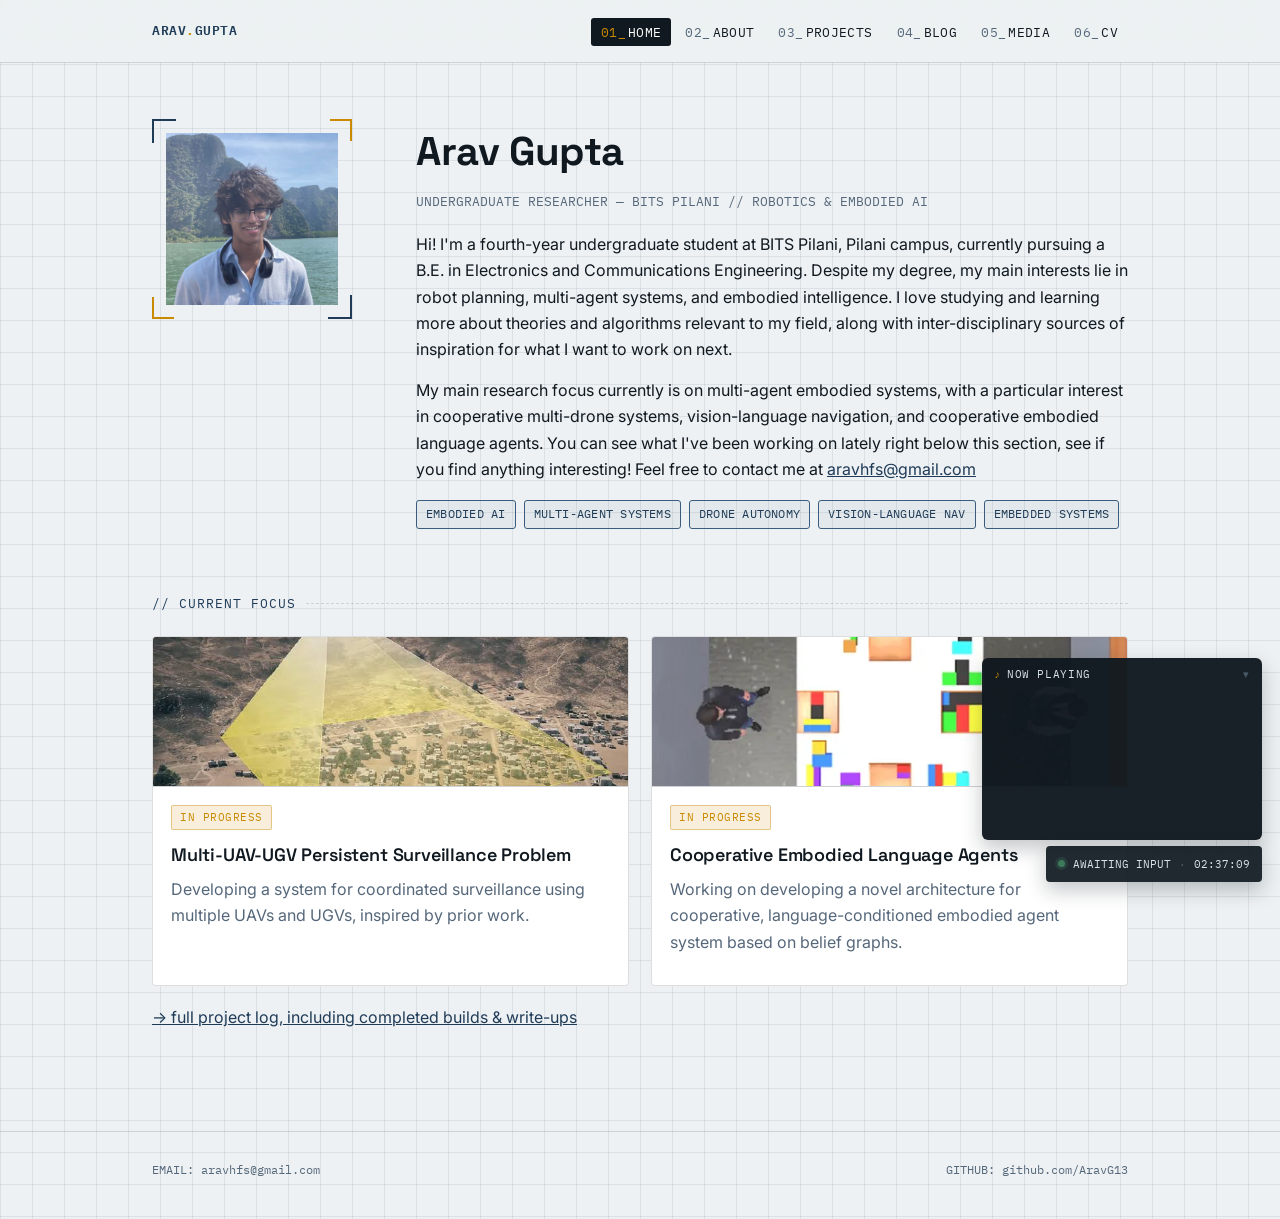
<file: index.html>
<!DOCTYPE html>
<html lang="en">
<head>
<meta charset="UTF-8">
<meta name="viewport" content="width=device-width, initial-scale=1.0">
<title>Arav Gupta — Robotics &amp; Embodied AI</title>
<link rel="stylesheet" href="style.css">
</head>
<body>

<header class="site-header">
<nav class="nav">
<a href="index.html" class="nav-brand">ARAV<span>.</span>GUPTA</a>
<ul class="nav-links">
<li><a href="index.html"><span class="idx">01_</span>HOME</a></li>
<li><a href="about.html"><span class="idx">02_</span>ABOUT</a></li>
<li><a href="projects.html"><span class="idx">03_</span>PROJECTS</a></li>
<li><a href="blog.html"><span class="idx">04_</span>BLOG</a></li>
<li><a href="media.html"><span class="idx">05_</span>MEDIA</a></li>
<li><a href="cv.html"><span class="idx">06_</span>CV</a></li>
</ul>
</nav>
</header>

<main class="wrap">

<section class="intro">
<div class="reticle">
<span class="tick-tl"></span><span class="tick-br"></span>
<img src="assets/me.jpeg" alt="Arav Gupta">
</div>

<div>
<h1>Arav Gupta</h1>
<p class="role-line">UNDERGRADUATE RESEARCHER — BITS PILANI // ROBOTICS &amp; EMBODIED AI</p>

<p>
    Hi! I'm a fourth-year undergraduate student at BITS Pilani, Pilani campus, currently pursuing a B.E. in Electronics and Communications Engineering. 
    Despite my degree, my main interests lie in robot planning, multi-agent systems, and embodied intelligence. I love 
    studying and learning more about theories and algorithms relevant to my field, along with inter-disciplinary sources 
    of inspiration for what I want to work on next.
</p>

<p>
    My main research focus currently is on multi-agent embodied systems, with a particular interest in cooperative multi-drone systems, vision-language navigation, 
    and cooperative embodied language agents. You can see what I've been working on lately right below this section, see if you find anything interesting! Feel free to contact me at 
<a href="mailto:aravhfs@gmail.com">aravhfs@gmail.com</a>
</p>

<div class="tag-row">
<span class="tag">EMBODIED AI</span>
<span class="tag">MULTI-AGENT SYSTEMS</span>
<span class="tag">DRONE AUTONOMY</span>
<span class="tag">VISION-LANGUAGE NAV</span>
<span class="tag">EMBEDDED SYSTEMS</span>
</div>
</div>
</section>

<section>
<div class="eyebrow">// CURRENT FOCUS</div>
<div class="projects-grid">

<div class="project-card">
<div class="project-visual"><img src="assets/ecucps.jpeg" alt="Multi-drone tracking diagram"></div>
<div class="project-body">
<span class="status-badge active">In Progress</span>
<h3>Multi-UAV-UGV Persistent Surveillance Problem</h3>
<p class="muted">Developing a system for coordinated surveillance using multiple UAVs and UGVs, inspired by prior work.</p>
</div>
</div>

<div class="project-card">
<div class="project-visual"><img src="assets/coela.jpg" alt="Cooperative Embodied Language Agents"></div>
<div class="project-body">
<span class="status-badge active">In Progress</span>
<h3>Cooperative Embodied Language Agents</h3>
<p class="muted">Working on developing a novel architecture for cooperative, language-conditioned embodied agent system based on belief graphs.</p>
</div>
</div>

</div>
<p style="margin-top:18px;"><a href="projects.html">→ full project log, including completed builds &amp; write-ups</a></p>
</section>

</main>

<footer>
<div class="wrap">
<p>EMAIL: aravhfs@gmail.com</p>
<p>GITHUB: github.com/AravG13</p>
</div>
</footer>

<script src="script.js"></script>
</body>
</html>
</file>
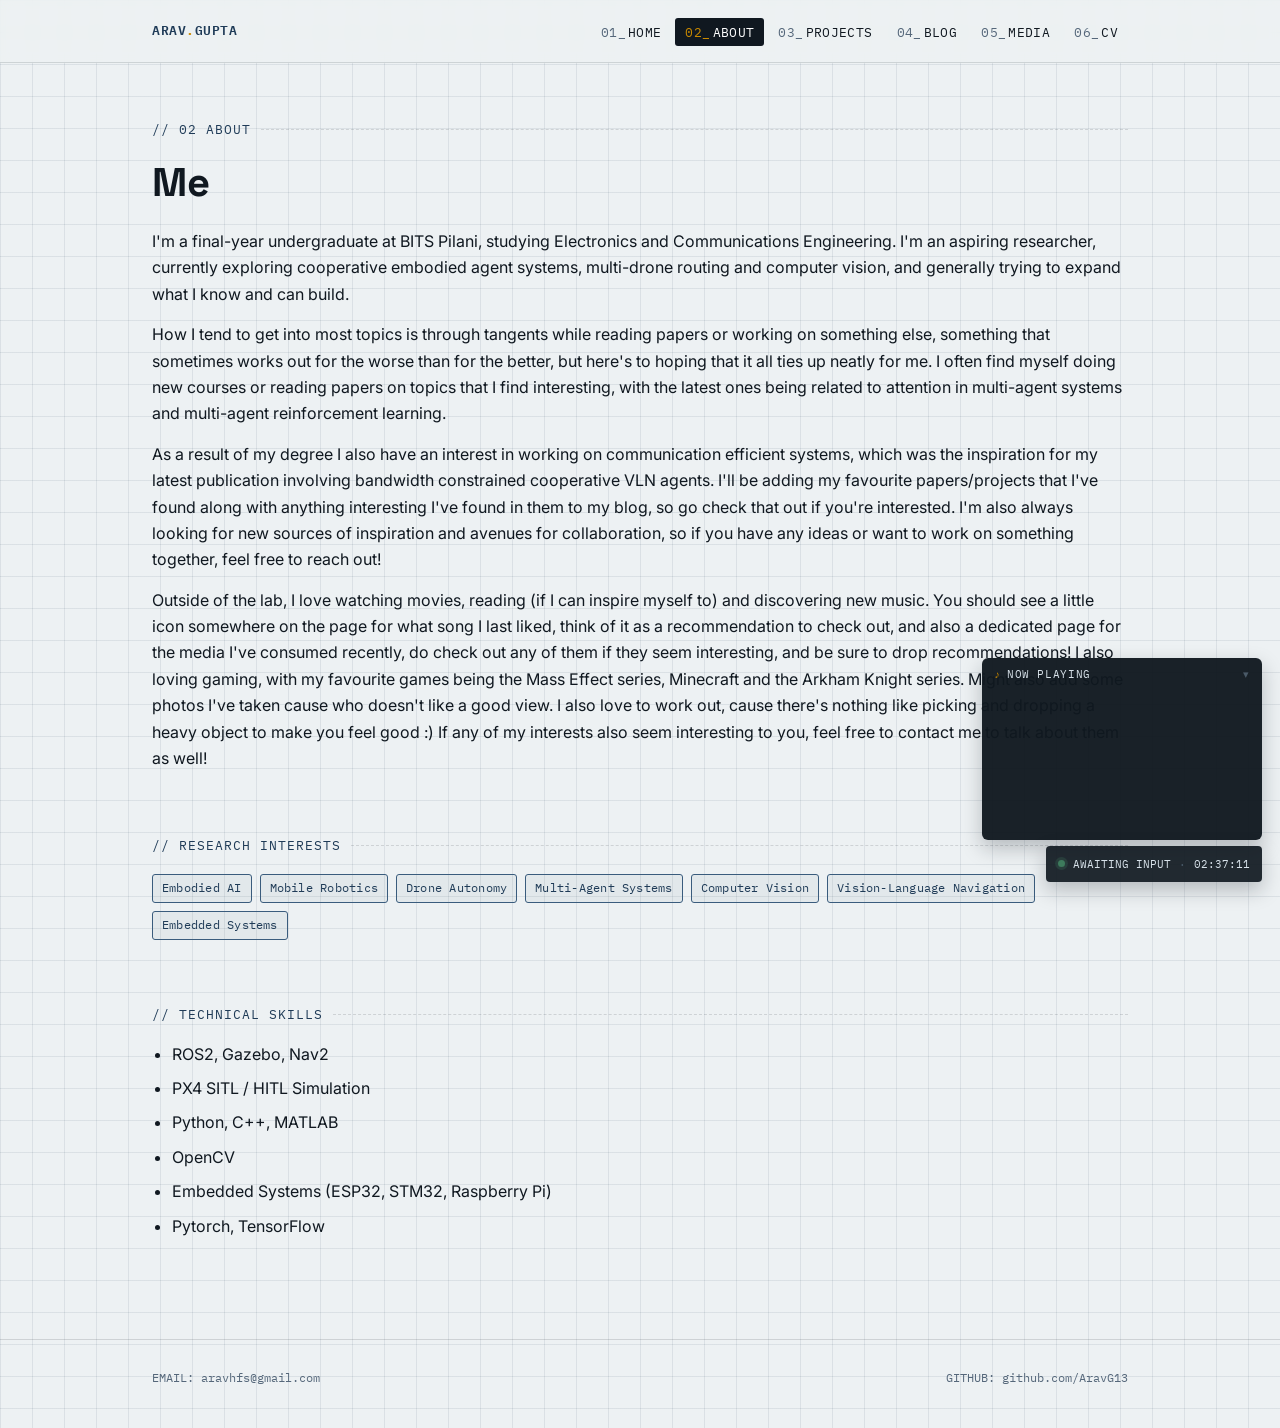
<file: about.html>
<!DOCTYPE html>
<html lang="en">
<head>
<meta charset="UTF-8">
<meta name="viewport" content="width=device-width, initial-scale=1.0">
<title>About — Arav Gupta</title>
<link rel="stylesheet" href="style.css">
</head>
<body>

<header class="site-header">
<nav class="nav">
<a href="index.html" class="nav-brand">ARAV<span>.</span>GUPTA</a>
<ul class="nav-links">
<li><a href="index.html"><span class="idx">01_</span>HOME</a></li>
<li><a href="about.html"><span class="idx">02_</span>ABOUT</a></li>
<li><a href="projects.html"><span class="idx">03_</span>PROJECTS</a></li>
<li><a href="blog.html"><span class="idx">04_</span>BLOG</a></li>
<li><a href="media.html"><span class="idx">05_</span>MEDIA</a></li>
<li><a href="cv.html"><span class="idx">06_</span>CV</a></li>
</ul>
</nav>
</header>

<main class="wrap">

<section style="margin-top:56px;">
<div class="eyebrow">// 02 ABOUT</div>
<h1>Me</h1>

<p>
I'm a final-year undergraduate at BITS Pilani, studying Electronics and
Communications Engineering. I'm an aspiring researcher, currently
exploring cooperative embodied agent systems, multi-drone routing and computer vision, and
generally trying to expand what I know and can build. 
</p>
<p>
    How I tend to get into most topics is through tangents while reading papers or working on something else, something
    that sometimes works out for the worse than for the better, but here's to hoping that it all ties up neatly for me. 
    I often find myself doing new courses or reading papers on topics that I find interesting, with the latest ones being related to attention 
    in multi-agent systems and multi-agent reinforcement learning. 
</p>
<p>
    As a result of my degree I also have an interest in working on communication efficient systems, which was the inspiration for my latest publication
    involving bandwidth constrained cooperative VLN agents. I'll be adding my favourite papers/projects that I've found along with anything interesting I've found in them
    to my blog, so go check that out if you're interested. I'm also always looking for new sources of inspiration and avenues
    for collaboration, so if you have any ideas or want to work on something together, feel free to reach out! 
</p>
<p>
Outside of the lab, I love watching movies, reading (if I can inspire myself to) and discovering new music. You should see a little icon somewhere on the page
for what song I last liked, think of it as a recommendation to check out, and also a dedicated page for the media I've consumed recently, do check out any of them if they seem
interesting, and be sure to drop recommendations! I also loving gaming, with my favourite games being the Mass Effect series, Minecraft and the Arkham Knight series. Might also add some photos I've taken cause who doesn't like a good view. I also love to work out, cause there's nothing like picking and dropping a heavy object to 
make you feel good :) If any of my interests also seem interesting to you, feel free to contact me to talk about them as well!
</p>
</section>

<section>
<div class="eyebrow">// RESEARCH INTERESTS</div>
<div class="tag-row">
<span class="tag">Embodied AI</span>
<span class="tag">Mobile Robotics</span>
<span class="tag">Drone Autonomy</span>
<span class="tag">Multi-Agent Systems</span>
<span class="tag">Computer Vision</span>
<span class="tag">Vision-Language Navigation</span>
<span class="tag">Embedded Systems</span>
</div>
</section>

<section>
<div class="eyebrow">// TECHNICAL SKILLS</div>
<div class="cv-block">
<ul>
<li>ROS2, Gazebo, Nav2</li>
<li>PX4 SITL / HITL Simulation</li>
<li>Python, C++, MATLAB</li>
<li>OpenCV</li>
<li>Embedded Systems (ESP32, STM32, Raspberry Pi)</li>
<li>Pytorch, TensorFlow</li>
</ul>
</div>
</section>

</main>

<footer>
<div class="wrap">
<p>EMAIL: aravhfs@gmail.com</p>
<p>GITHUB: github.com/AravG13</p>
</div>
</footer>

<script src="script.js"></script>
</body>
</html>
</file>
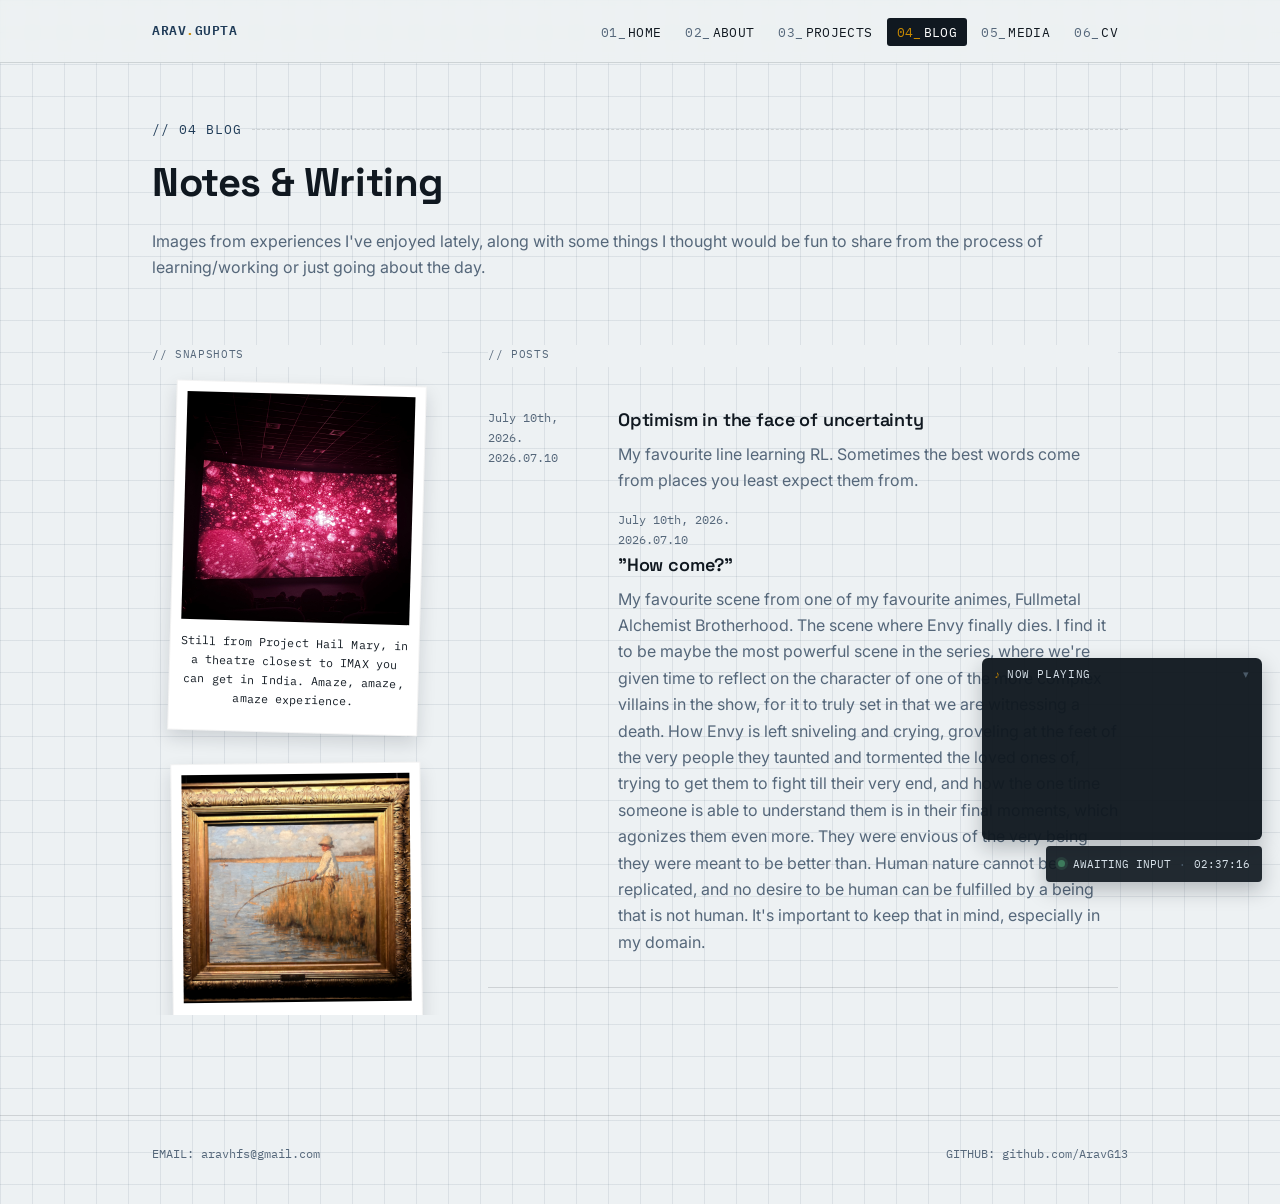
<file: blog.html>
<!DOCTYPE html>
<html lang="en">
<head>
<meta charset="UTF-8">
<meta name="viewport" content="width=device-width, initial-scale=1.0">
<title>Blog — Arav Gupta</title>
<link rel="stylesheet" href="style.css">
</head>
<body>

<header class="site-header">
<nav class="nav">
<a href="index.html" class="nav-brand">ARAV<span>.</span>GUPTA</a>
<ul class="nav-links">
<li><a href="index.html"><span class="idx">01_</span>HOME</a></li>
<li><a href="about.html"><span class="idx">02_</span>ABOUT</a></li>
<li><a href="projects.html"><span class="idx">03_</span>PROJECTS</a></li>
<li><a href="blog.html"><span class="idx">04_</span>BLOG</a></li>
<li><a href="media.html"><span class="idx">05_</span>MEDIA</a></li>
<li><a href="cv.html"><span class="idx">06_</span>CV</a></li>
</ul>
</nav>
</header>

<main class="wrap">

<section style="margin-top:56px;">
<div class="eyebrow">// 04 BLOG</div>
<h1>Notes &amp; Writing</h1>
<p class="muted">Images from experiences I've enjoyed lately, along with some things I thought would be fun to share from the process of learning/working or just going about the day.</p>
</section>



<div class="blog-split">

<div class="blog-col polaroid-col">
<div class="col-heading">// snapshots</div>

<div class="polaroid">
<img src="assets/hail_mary.jpg" alt="">
<div class="polaroid-caption">Still from Project Hail Mary, in a theatre closest to IMAX you can get in India. Amaze, amaze, amaze experience.</div>
</div>


<div class="polaroid">
<img src="assets/fishing.jpg" alt="">
<div class="polaroid-caption">Boy Fishing. Seen at the Chhatrapati Shivaji Maharaj Vastu Sangrahalaya, Mumbai.</div>
</div>

</div>

<div class="blog-col posts-col">
<div class="col-heading">// posts</div>

<section class="post-list">

<div class="post-row">
<div class="post-date">July 10th, 2026.<br>2026.07.10</div>
<div>
<h3><a href="blog/post-template.html">Optimism in the face of uncertainty</a></h3>
<p class="muted">My favourite line learning RL. Sometimes the best words come from places you least expect them from.</p>

<div class="post-date">July 10th, 2026.<br>2026.07.10</div>
<div>
<h3><a href="blog/post-template.html">"How come?"</a></h3>
<p class="muted">My favourite scene from one of my favourite animes, Fullmetal Alchemist Brotherhood. The scene where Envy finally dies. I find it to be maybe the most
    powerful scene in the series, where we're given time to reflect on the character of one of the more complex villains in the show, for it to truly set in that we are witnessing
    a death. How Envy is left sniveling and crying, groveling at the feet of the very people they taunted and tormented the loved ones of, trying to get them to fight till their very end,
    and how the one time someone is able to understand them is in their final moments, which agonizes them even more. They were envious of the very being they were meant to be better than. 
    Human nature cannot be replicated, and no desire to be human can be fulfilled by a being that is not human. It's important to keep that in mind, especially in my domain.
</p>


</div>
</div>


</div>
</div>
</div>





</section>
</div>

</div>

</main>

<footer>
<div class="wrap">
<p>EMAIL: aravhfs@gmail.com</p>
<p>GITHUB: github.com/AravG13</p>
</div>
</footer>

<script src="script.js"></script>
</body>
</html>
</file>
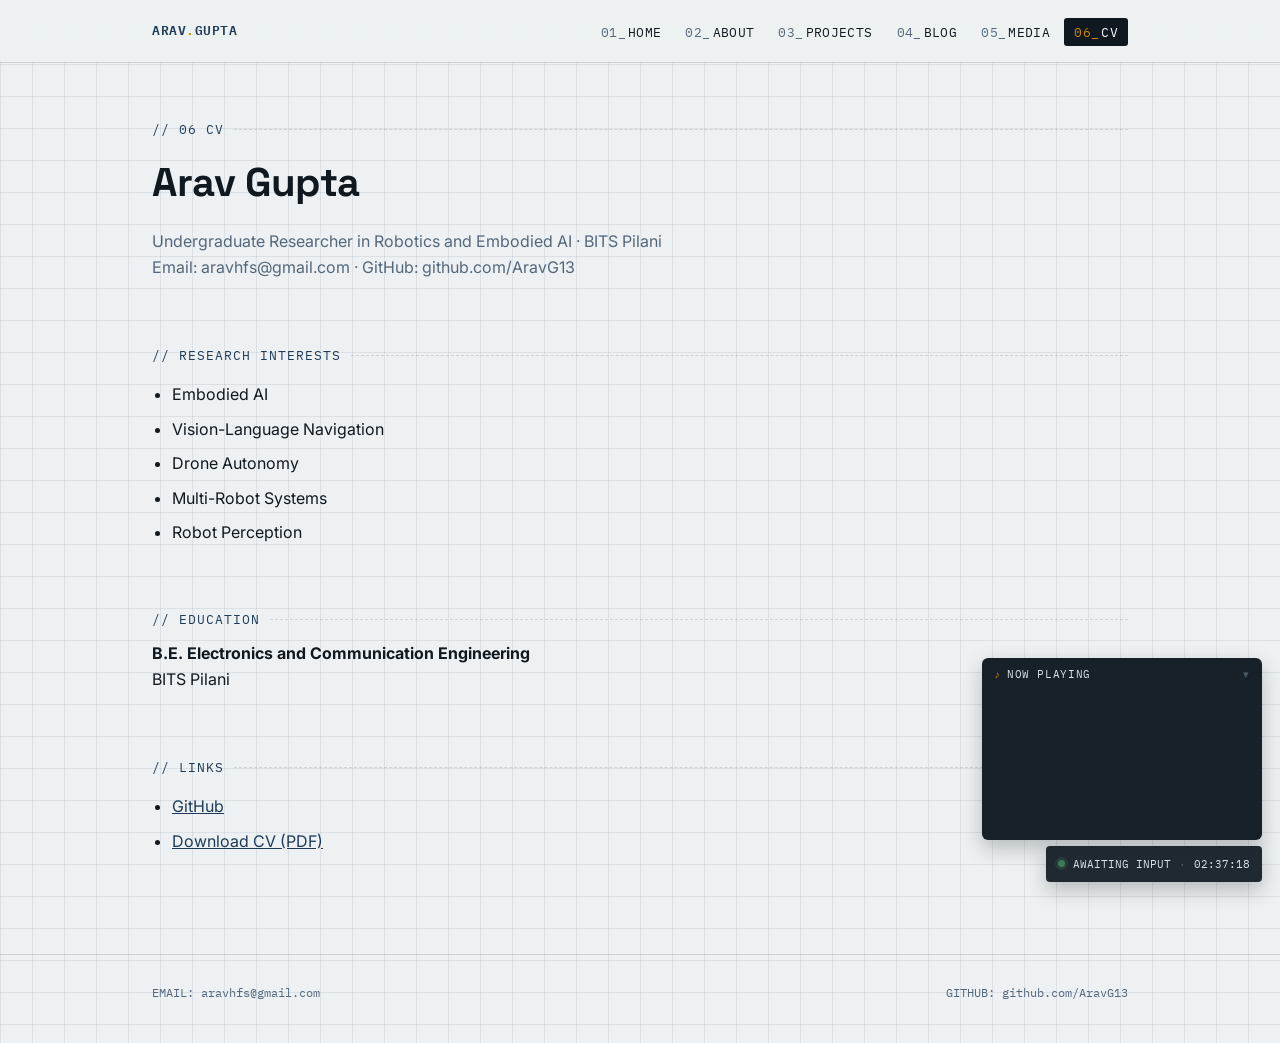
<file: cv.html>
<!DOCTYPE html>
<html lang="en">
<head>
<meta charset="UTF-8">
<meta name="viewport" content="width=device-width, initial-scale=1.0">
<title>CV — Arav Gupta</title>
<link rel="stylesheet" href="style.css">
</head>
<body>

<header class="site-header">
<nav class="nav">
<a href="index.html" class="nav-brand">ARAV<span>.</span>GUPTA</a>
<ul class="nav-links">
<li><a href="index.html"><span class="idx">01_</span>HOME</a></li>
<li><a href="about.html"><span class="idx">02_</span>ABOUT</a></li>
<li><a href="projects.html"><span class="idx">03_</span>PROJECTS</a></li>
<li><a href="blog.html"><span class="idx">04_</span>BLOG</a></li>
<li><a href="media.html"><span class="idx">05_</span>MEDIA</a></li>
<li><a href="cv.html"><span class="idx">06_</span>CV</a></li>
</ul>
</nav>
</header>

<main class="wrap">

<section style="margin-top:56px;">
<div class="eyebrow">// 06 CV</div>
<h1>Arav Gupta</h1>
<p class="muted">
Undergraduate Researcher in Robotics and Embodied AI · BITS Pilani<br>
Email: aravhfs@gmail.com · GitHub: github.com/AravG13
</p>
</section>

<section class="cv-block">
<div class="eyebrow">// RESEARCH INTERESTS</div>
<ul>
<li>Embodied AI</li>
<li>Vision-Language Navigation</li>
<li>Drone Autonomy</li>
<li>Multi-Robot Systems</li>
<li>Robot Perception</li>
</ul>
</section>

<section class="cv-block">
<div class="eyebrow">// EDUCATION</div>
<p><b>B.E. Electronics and Communication Engineering</b><br>BITS Pilani</p>
</section>




<section class="cv-block">
<div class="eyebrow">// LINKS</div>
<ul>
<li><a href="https://github.com/AravG13">GitHub</a></li>
<li><a href="assets/cv.pdf" target="_blank" rel="noopener">Download CV (PDF)</a></li>
</ul>
</section>

</main>

<footer>
<div class="wrap">
<p>EMAIL: aravhfs@gmail.com</p>
<p>GITHUB: github.com/AravG13</p>
</div>
</footer>

<script src="script.js"></script>
</body>
</html>
</file>
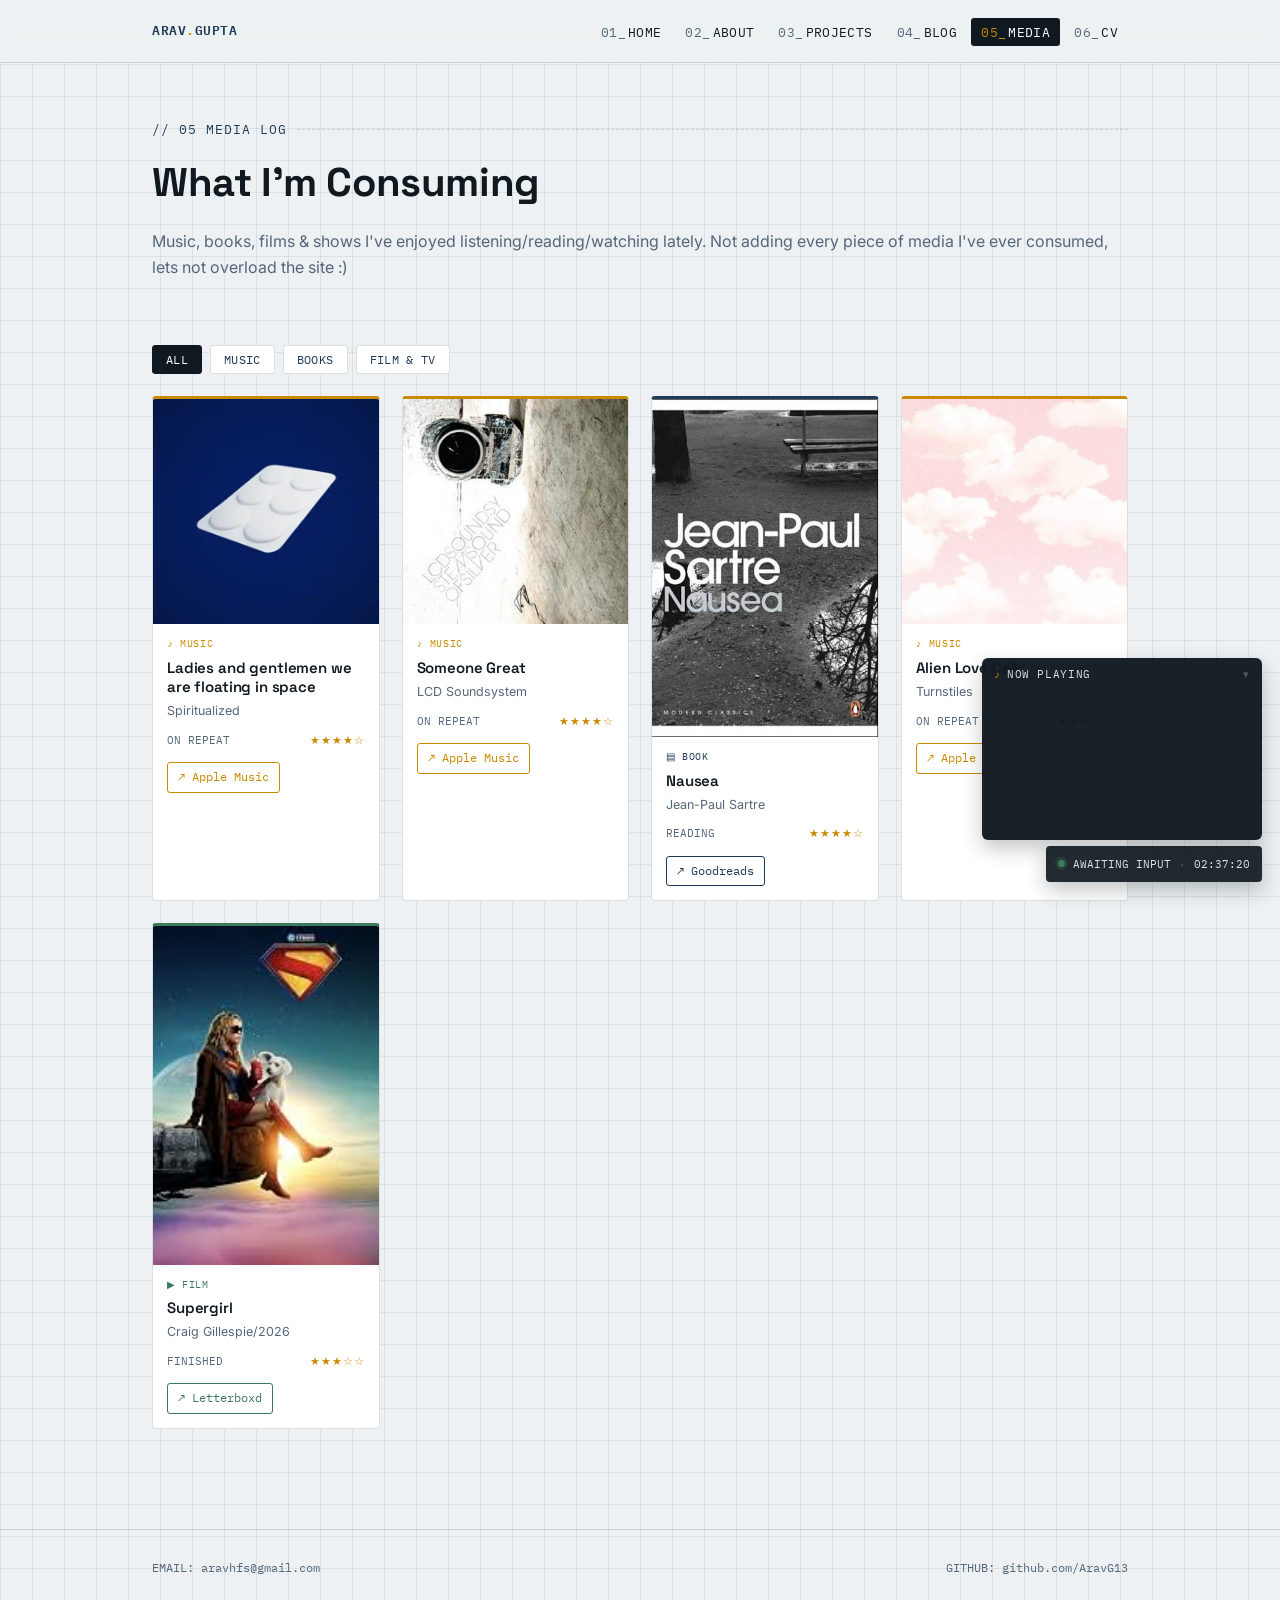
<file: media.html>
<!DOCTYPE html>
<html lang="en">
<head>
<meta charset="UTF-8">
<meta name="viewport" content="width=device-width, initial-scale=1.0">
<title>Media — Arav Gupta</title>
<link rel="stylesheet" href="style.css">
</head>
<body>

<header class="site-header">
<nav class="nav">
<a href="index.html" class="nav-brand">ARAV<span>.</span>GUPTA</a>
<ul class="nav-links">
<li><a href="index.html"><span class="idx">01_</span>HOME</a></li>
<li><a href="about.html"><span class="idx">02_</span>ABOUT</a></li>
<li><a href="projects.html"><span class="idx">03_</span>PROJECTS</a></li>
<li><a href="blog.html"><span class="idx">04_</span>BLOG</a></li>
<li><a href="media.html"><span class="idx">05_</span>MEDIA</a></li>
<li><a href="cv.html"><span class="idx">06_</span>CV</a></li>
</ul>
</nav>
</header>

<main class="wrap">

<section style="margin-top:56px;">
<div class="eyebrow">// 05 MEDIA LOG</div>
<h1>What I'm Consuming</h1>
<p class="muted">Music, books, films &amp; shows I've enjoyed listening/reading/watching lately. Not adding every piece of media I've ever consumed, lets not overload the site :) </p>
</section>



<div class="media-toolbar">
<button class="media-filter active" data-filter="all">All</button>
<button class="media-filter" data-filter="music">Music</button>
<button class="media-filter" data-filter="book">Books</button>
<button class="media-filter" data-filter="film">Film &amp; TV</button>
</div>

<div class="media-grid">

<!-- MUSIC CARD -->

<div class="media-card" data-type="music">
<div class="media-cover"><img src="assets/outer_space.jpg" alt="[Album/track cover]"></div>
<div class="media-body">
<span class="media-type-badge">♪ Music</span>
<h3 class="media-title">Ladies and gentlemen we are floating in space</h3>
<p class="media-sub">Spiritualized</p>
<div class="media-meta-row">
<span>ON REPEAT</span>
<span class="media-rating">★★★★☆</span>
</div>
<a class="media-link" href="https://music.apple.com/in/song/ladies-and-gentlemen-we-are-floating-in-space/1502476617" target="#" rel="noopener">↗ Apple Music</a>
</div>
</div>
<div class="media-card" data-type="music">
<div class="media-cover"><img src="assets/someone_great.jpeg" alt="[Album/track cover]"></div>
<div class="media-body">
<span class="media-type-badge">♪ Music</span>
<h3 class="media-title">Someone Great</h3>
<p class="media-sub">LCD Soundsystem</p>
<div class="media-meta-row">
<span>ON REPEAT</span>
<span class="media-rating">★★★★☆</span>
</div>
<a class="media-link" href="https://music.apple.com/in/song/someone-great/742434939" target="#" rel="noopener">↗ Apple Music</a>
</div>
</div>

<!-- BOOK CARD -->
<div class="media-card" data-type="book">
<div class="media-cover"><img src="assets/nausea.jpeg" alt="[Book cover]"></div>
<div class="media-body">
<span class="media-type-badge">▤ Book</span>
<h3 class="media-title">Nausea</h3>
<p class="media-sub">Jean-Paul Sartre</p>
<div class="media-meta-row">
<span>READING</span>
<span class="media-rating">★★★★☆</span>
</div>
<a class="media-link" href="https://www.goodreads.com/book/show/22624.Nausea" target="#" rel="noopener">↗ Goodreads</a>
</div>
</div>

<!-- MUSIC CARD -->
<div class="media-card" data-type="music">
<div class="media-cover"><img src="assets/alienlovecall.jpeg" alt="[Album/track cover]"></div>
<div class="media-body">
<span class="media-type-badge">♪ Music</span>
<h3 class="media-title">Alien Love Call</h3>
<p class="media-sub">Turnstiles</p>
<div class="media-meta-row">
<span>ON REPEAT</span>
<span class="media-rating">★★★★☆</span>
</div>
<a class="media-link" href="https://music.apple.com/in/song/alien-love-call/1576430742" target="#" rel="noopener">↗ Apple Music</a>
</div>
</div>

<!-- FILM / SHOW CARD -->
<div class="media-card" data-type="film">
<div class="media-cover"><img src="assets/supergirl.jpg" alt="[Poster]"></div>
<div class="media-body">
<span class="media-type-badge">▶ Film</span>
<h3 class="media-title">Supergirl</h3>
<p class="media-sub">Craig  Gillespie/2026</p>
<div class="media-meta-row">
<span>FINISHED</span>
<span class="media-rating">★★★☆☆</span>
</div>
<a class="media-link" href="https://boxd.it/f0a5KD" target="#" rel="noopener">↗ Letterboxd</a>
</div>
</div>

</div>

</main>

<footer>
<div class="wrap">
<p>EMAIL: aravhfs@gmail.com</p>
<p>GITHUB: github.com/AravG13</p>
</div>
</footer>

<script src="script.js"></script>
</body>
</html>
</file>
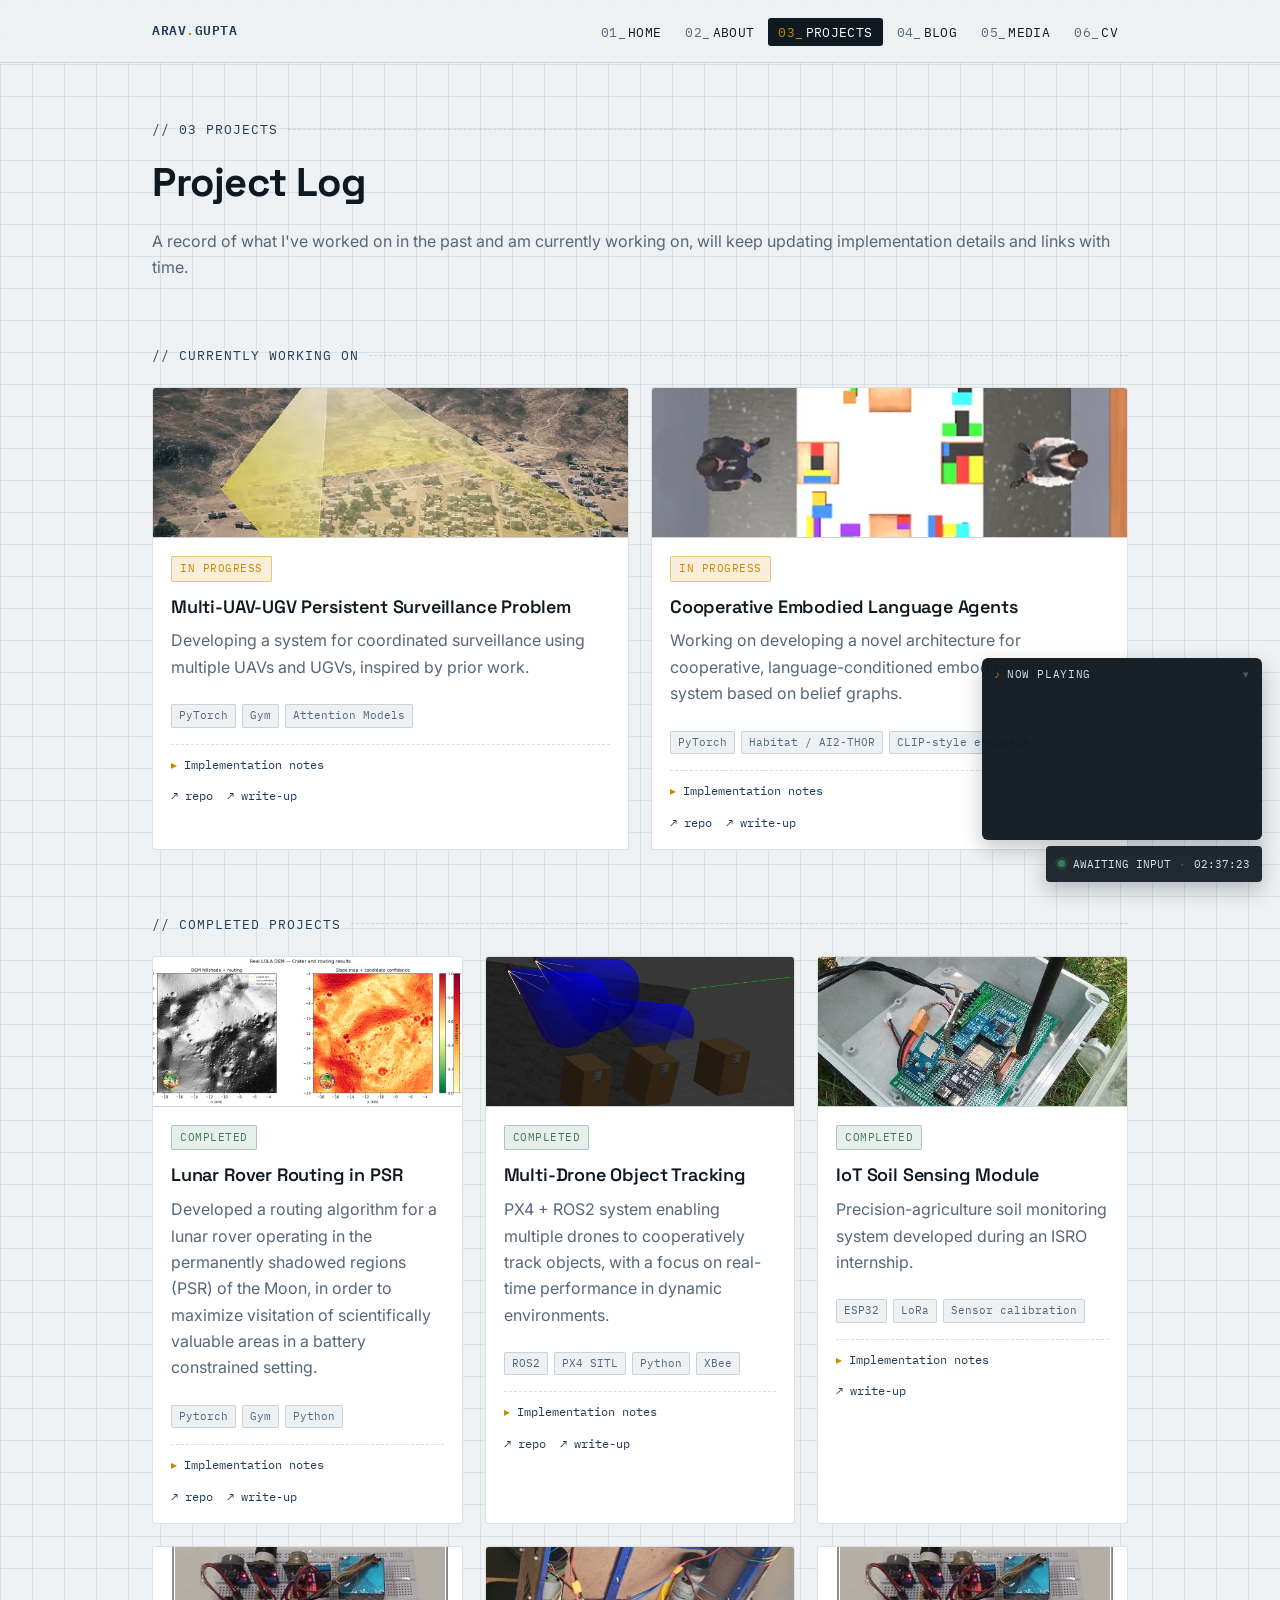
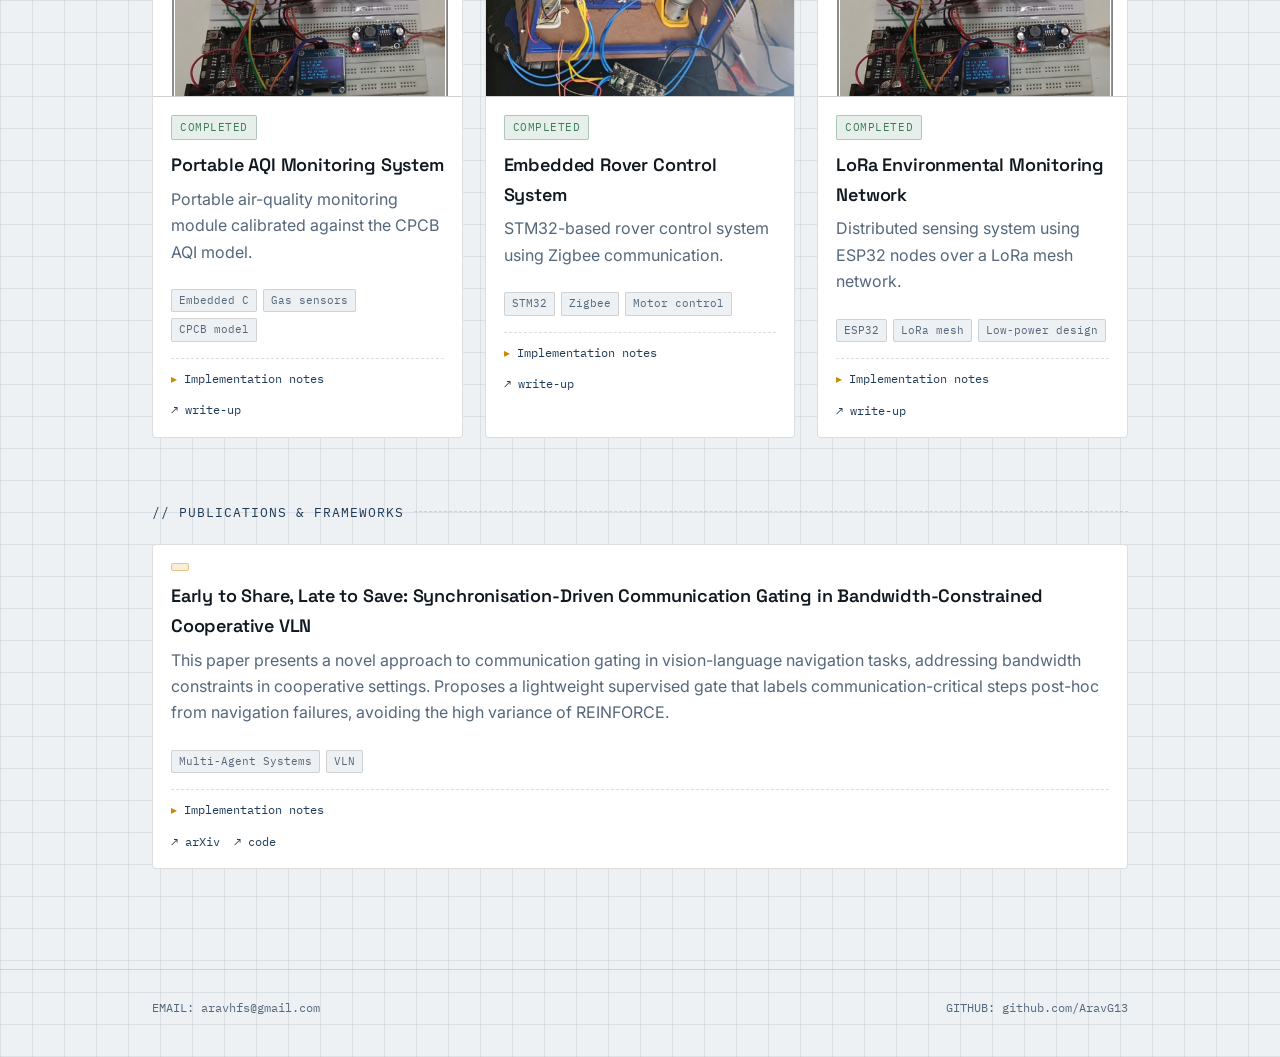
<file: projects.html>
<!DOCTYPE html>
<html lang="en">
<head>
<meta charset="UTF-8">
<meta name="viewport" content="width=device-width, initial-scale=1.0">
<title>Projects — Arav Gupta</title>
<link rel="stylesheet" href="style.css">
</head>
<body>

<header class="site-header">
<nav class="nav">
<a href="index.html" class="nav-brand">ARAV<span>.</span>GUPTA</a>
<ul class="nav-links">
<li><a href="index.html"><span class="idx">01_</span>HOME</a></li>
<li><a href="about.html"><span class="idx">02_</span>ABOUT</a></li>
<li><a href="projects.html"><span class="idx">03_</span>PROJECTS</a></li>
<li><a href="blog.html"><span class="idx">04_</span>BLOG</a></li>
<li><a href="media.html"><span class="idx">05_</span>MEDIA</a></li>
<li><a href="cv.html"><span class="idx">06_</span>CV</a></li>
</ul>
</nav>
</header>

<main class="wrap">

<section style="margin-top:56px;">
<div class="eyebrow">// 03 PROJECTS</div>
<h1>Project Log</h1>
<p class="muted">A record of what I've worked on in the past and am currently working on, will keep updating implementation details and links with time.</p>
</section>

<!-- ================================================================
  WORKING ON
================================================================= -->
<section>
<div class="eyebrow">// CURRENTLY WORKING ON</div>
<div class="projects-grid">


<div class="project-card">
<div class="project-visual"><img src="assets/ecucps.jpeg" alt="Multi-UAV-UGV Persistent Surveillance Problem"></div>
<div class="project-body">
<span class="status-badge active">In Progress</span>
<h3>Multi-UAV-UGV Persistent Surveillance Problem</h3>
<p class="muted">Developing a system for coordinated surveillance using multiple UAVs and UGVs, inspired by prior work.</p>

<div class="stack-row">
<span class="stack-chip">PyTorch</span>
<span class="stack-chip">Gym</span>
<span class="stack-chip">Attention Models</span>
</div>

<details class="impl">
<summary>Implementation notes</summary>
<div class="impl-body">
<p>Working on a system for coordinated surveillance using multiple UAVs and UGVs, using methods detailed and implemented in work by Safwan Mondal.</p>
<dl>
<dt>STACK</dt><dd>PyTorch, simulated reinforcement learning environments</dd>
<dt>CHALLENGE</dt><dd>Maintaining persistent surveillance over mission points with multiple UAVs and UGVs.</dd>
<dt>STATUS</dt><dd>Active — sortie-based dual UAV deployment </dd>
</dl>
</div>
</details>

<div class="card-links">
<a href="#">↗ repo </a>
<a href="#">↗ write-up </a>
</div>
</div>
</div>

<div class="project-card">
<div class="project-visual"><img src="assets/coela.jpg" alt="Cooperative Embodied Language Agents"></div>
<div class="project-body">
<span class="status-badge active">In Progress</span>
<h3>Cooperative Embodied Language Agents</h3>
<p class="muted">Working on developing a novel architecture for cooperative, language-conditioned embodied agent system based on belief graphs.</p>

<div class="stack-row">
<span class="stack-chip">PyTorch</span>
<span class="stack-chip">Habitat / AI2-THOR</span>
<span class="stack-chip">CLIP-style encoders</span>
</div>

<details class="impl">
<summary>Implementation notes</summary>
<div class="impl-body">
<p>Working on a novel architecture where a shared language grounding module is queried independently by each agent, then reconciled through a lightweight coordination layer rather than a single centralized planner.</p>
<dl>
<dt>STACK</dt><dd>PyTorch, simulated embodied environments</dd>
<dt>CHALLENGE</dt><dd>Grounding language consistently across agents with different partial observations</dd>
<dt>STATUS</dt><dd>Active — architecture design &amp; ablations</dd>
</dl>
</div>
</details>

<div class="card-links">
<a href="#">↗ repo </a>
<a href="#">↗ write-up </a>
</div>
</div>
</div>

</div>
</section>

<!-- ================================================================
  COMPLETED
================================================================= -->
<section>
<div class="eyebrow">// COMPLETED PROJECTS</div>


<div class="projects-grid">


<div class="project-card">
<div class="project-visual"><img src="assets/psr.jpg" alt="Lunar Rover Routing in PSR"></div>
<div class="project-body">
<span class="status-badge done">Completed</span>
<h3>Lunar Rover Routing in PSR</h3>
<p class="muted">Developed a routing algorithm for a lunar rover operating in the permanently shadowed regions (PSR) of the Moon, in order to maximize visitation of scientifically valuable areas in a battery constrained setting.</p>

<div class="stack-row">
<span class="stack-chip">Pytorch</span>
<span class="stack-chip">Gym</span>
<span class="stack-chip">Python</span>

</div>

<details class="impl">
<summary>Implementation notes</summary>
<div class="impl-body">
<p>The routing algorithm utilizes a combination of deep reinforcement learning using an attention model to navigate the complex terrain of the Moon's PSR, balancing exploration and exploitation to maximize scientific return.</p>
<dl>
<dt>STACK</dt><dd>Pytorch, Gym, Python</dd>
<dt>CHALLENGE</dt><dd>Balancing exploration and exploitation in a dynamic environment</dd>
<dt>STATUS</dt><dd>Active — initial simulations complete, real-world testing next</dd>
</dl>
</div>
</details>

<div class="card-links">
<a href="https://github.com/AravG13/lunar-psr-DRL" target="_blank" rel="noopener">↗ repo</a>
<a href="#">↗ write-up </a>
</div>
</div>
</div>


<div class="project-card">
<div class="project-visual"><img src="assets/drone.png" alt="Multi-drone tracking"></div>
<div class="project-body">
<span class="status-badge done">Completed</span>
<h3>Multi-Drone Object Tracking</h3>
<p class="muted">PX4 + ROS2 system enabling multiple drones to cooperatively track objects, with a focus on real-time performance in dynamic environments.</p>

<div class="stack-row">
<span class="stack-chip">ROS2</span>
<span class="stack-chip">PX4 SITL</span>
<span class="stack-chip">Python</span>
<span class="stack-chip">XBee</span>
</div>

<details class="impl">
<summary>Implementation notes</summary>
<div class="impl-body">
<p>Each drone runs a lightweight perception node that publishes target detections to a shared tracking bus; a consensus layer resolves overlapping detections across agents before handing a fused estimate back to the flight controller.</p>
<dl>
<dt>STACK</dt><dd>ROS2 (rclpy), PX4 SITL, Gazebo, XBee for inter-agent comms</dd>
<dt>CHALLENGE</dt><dd>Keeping fused-target latency low enough for real-time re-tasking across agents</dd>
<dt>STATUS</dt><dd>Active — SITL validated, hardware-in-the-loop next</dd>
</dl>
</div>
</details>

<div class="card-links">
<a href="https://github.com/AravG13/px4_tracker_multi" target="_blank" rel="noopener">↗ repo</a>
<a href="#">↗ write-up </a>
</div>
</div>
</div>

<div class="project-card">
<div class="project-visual"><img src="assets/soil.jpg" alt="IoT soil sensing module"></div>
<div class="project-body">
<span class="status-badge done">Completed</span>
<h3>IoT Soil Sensing Module</h3>
<p class="muted">Precision-agriculture soil monitoring system developed during an ISRO internship.</p>

<div class="stack-row">
<span class="stack-chip">ESP32</span>
<span class="stack-chip">LoRa</span>
<span class="stack-chip">Sensor calibration</span>
</div>

<details class="impl">
<summary>Implementation notes</summary>
<div class="impl-body">
<p>Deployed a low-power sensor node that logs soil moisture, temperature, and conductivity, transmitting over a long-range link to a base station for field-scale monitoring.</p>
<dl>
<dt>STACK</dt><dd>ESP32, LoRa module, custom calibration firmware</dd>
<dt>OUTCOME</dt><dd>Delivered as part of ISRO internship deliverables</dd>
</dl>
</div>
</details>

<div class="card-links"><a href="#">↗ write-up </a></div>
</div>
</div>



<div class="project-card">
<div class="project-visual"><img src="assets/aqi.png" alt="Portable AQI monitor"></div>
<div class="project-body">
<span class="status-badge done">Completed</span>
<h3>Portable AQI Monitoring System</h3>
<p class="muted">Portable air-quality monitoring module calibrated against the CPCB AQI model.</p>

<div class="stack-row">
<span class="stack-chip">Embedded C</span>
<span class="stack-chip">Gas sensors</span>
<span class="stack-chip">CPCB model</span>
</div>

<details class="impl">
<summary>Implementation notes</summary>
<div class="impl-body">
<p>Combined particulate and gas sensors into a single handheld unit, with on-device calibration curves fitted against the CPCB AQI standard for India.</p>
<dl>
<dt>STACK</dt><dd>MCU firmware, PM2.5/PM10 + gas sensors</dd>
<dt>OUTCOME</dt><dd>Working handheld prototype, field-tested</dd>
</dl>
</div>
</details>

<div class="card-links"><a href="#">↗ write-up </a></div>
</div>
</div>

<div class="project-card">
<div class="project-visual"><img src="assets/rover.jpeg" alt="Embedded rover control system"></div>
<div class="project-body">
<span class="status-badge done">Completed</span>
<h3>Embedded Rover Control System</h3>
<p class="muted">STM32-based rover control system using Zigbee communication.</p>

<div class="stack-row">
<span class="stack-chip">STM32</span>
<span class="stack-chip">Zigbee</span>
<span class="stack-chip">Motor control</span>
</div>

<details class="impl">
<summary>Implementation notes</summary>
<div class="impl-body">
<p>Built the low-level motor control and communication stack for a wheeled rover, with a Zigbee link handling remote command and telemetry.</p>
<dl>
<dt>STACK</dt><dd>STM32, Zigbee radios, custom PCB</dd>
<dt>OUTCOME</dt><dd>Fully working teleoperated rover</dd>
</dl>
</div>
</details>

<div class="card-links"><a href="#">↗ write-up </a></div>
</div>
</div>

<div class="project-card">
<div class="project-visual"><img src="assets/aqi.png" alt="LoRa environmental monitoring network"></div>
<div class="project-body">
<span class="status-badge done">Completed</span>
<h3>LoRa Environmental Monitoring Network</h3>
<p class="muted">Distributed sensing system using ESP32 nodes over a LoRa mesh network.</p>

<div class="stack-row">
<span class="stack-chip">ESP32</span>
<span class="stack-chip">LoRa mesh</span>
<span class="stack-chip">Low-power design</span>
</div>

<details class="impl">
<summary>Implementation notes</summary>
<div class="impl-body">
<p>Several field nodes report environmental readings over a self-forming LoRa mesh, trading range for the low infrastructure cost that made campus-scale deployment practical.</p>
<dl>
<dt>STACK</dt><dd>ESP32, LoRa (mesh routing), solar/battery power</dd>
<dt>OUTCOME</dt><dd>Multi-node mesh deployed and validated</dd>
</dl>
</div>
</details>

<div class="card-links"><a href="#">↗ write-up </a></div>
</div>
</div>

</div>
</section>

<!-- ================================================================
  PUBLICATIONS & FRAMEWORKS
  — this section is scaffolded and ready for your real entries.
  Duplicate the EXAMPLE card below for each publication, implementation,
  or framework you want to add, then delete the scaffold-note.
================================================================= -->
<section>
<div class="eyebrow">// PUBLICATIONS &amp; FRAMEWORKS</div>



<div class="projects-grid">

<div class="project-card">
<div class="project-body">
<span class="status-badge active"></span>
<h3>Early to Share, Late to Save: Synchronisation-Driven Communication Gating in Bandwidth-Constrained Cooperative VLN</h3>
<p class="muted">This paper presents a novel approach to communication gating in vision-language navigation tasks, addressing bandwidth constraints in cooperative settings.  Proposes a lightweight supervised gate that labels
communication-critical steps post-hoc from navigation failures, avoiding
the high variance of REINFORCE.</p>

<div class="stack-row">
<span class="stack-chip">Multi-Agent Systems</span>
<span class="stack-chip">VLN</span>
</div>

<details class="impl">
<summary>Implementation notes</summary>
<div class="impl-body">
<p>Short note on the approach, what you built, and any notable design decisions.</p>
<dl>
<dt>STACK</dt><dd>...</dd>
<dt>OUTCOME</dt><dd>...</dd>
</dl>
</div>
</details>

<div class="card-links">
<a href="https://arxiv.org/abs/2607.08504">↗ arXiv </a>
<a href="https://github.com/AravG13/bandwidth-constrained-cooperative-vln" target="_blank" rel="noopener">↗ code</a>
</div>
</div>
</div>

</div>
</section>

</main>

<footer>
<div class="wrap">
<p>EMAIL: aravhfs@gmail.com</p>
<p>GITHUB: github.com/AravG13</p>
</div>
</footer>

<script src="script.js"></script>
</body>
</html>
</file>
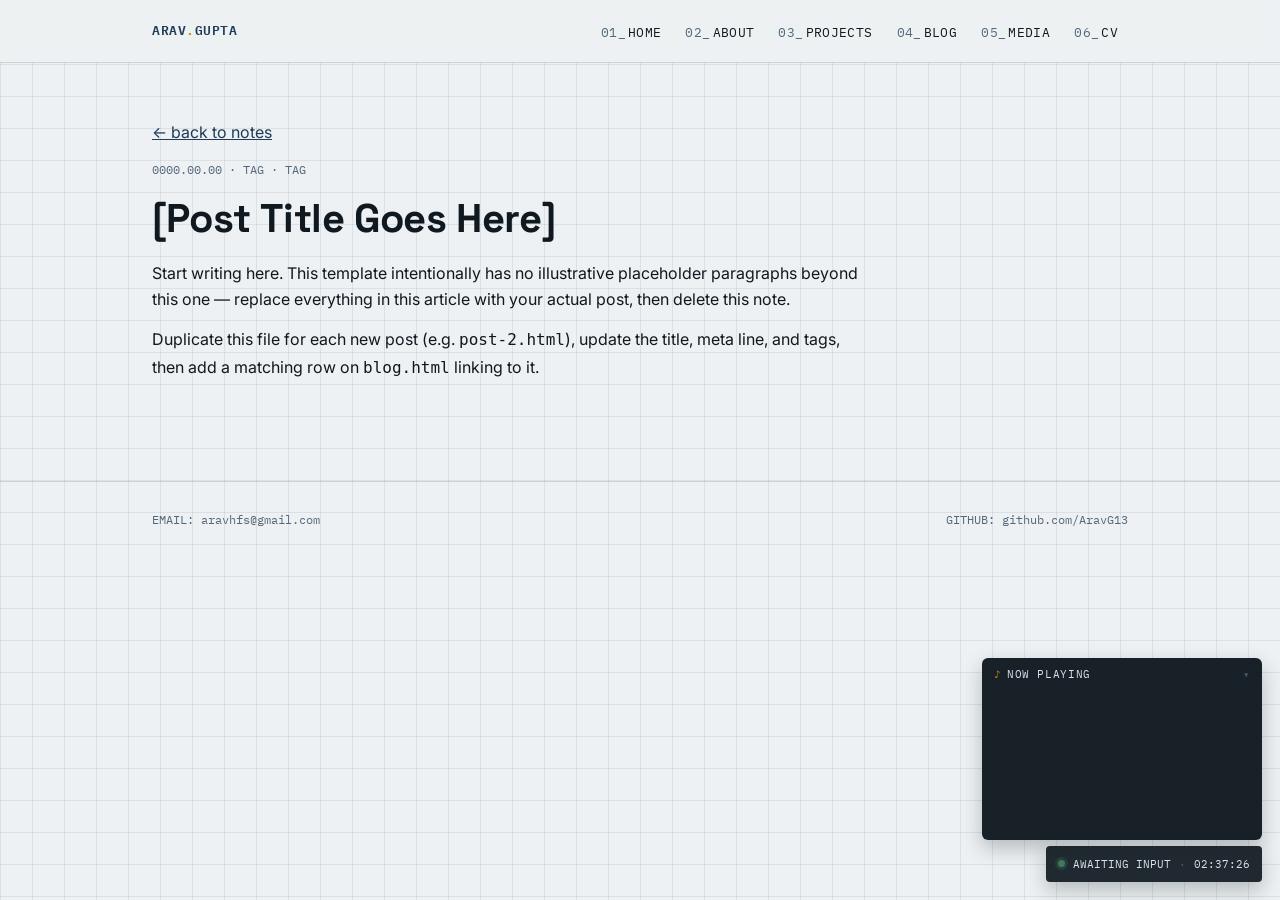
<file: blog/post-template.html>
<!DOCTYPE html>
<html lang="en">
<head>
<meta charset="UTF-8">
<meta name="viewport" content="width=device-width, initial-scale=1.0">
<title>[Post Title] — Arav Gupta</title>
<link rel="stylesheet" href="../style.css">
</head>
<body>

<header class="site-header">
<nav class="nav">
<a href="../index.html" class="nav-brand">ARAV<span>.</span>GUPTA</a>
<ul class="nav-links">
<li><a href="../index.html"><span class="idx">01_</span>HOME</a></li>
<li><a href="../about.html"><span class="idx">02_</span>ABOUT</a></li>
<li><a href="../projects.html"><span class="idx">03_</span>PROJECTS</a></li>
<li><a href="../blog.html" class="active"><span class="idx">04_</span>BLOG</a></li>
<li><a href="../media.html"><span class="idx">05_</span>MEDIA</a></li>
<li><a href="../cv.html"><span class="idx">06_</span>CV</a></li>
</ul>
</nav>
</header>

<main class="wrap">

<article class="post" style="margin-top:56px;">
<p><a href="../blog.html">← back to notes</a></p>

<div class="post-meta">0000.00.00 · TAG · TAG</div>
<h1>[Post Title Goes Here]</h1>

<p>
Start writing here. This template intentionally has no illustrative
placeholder paragraphs beyond this one — replace everything in this
article with your actual post, then delete this note.
</p>

<p>
Duplicate this file for each new post (e.g. <code>post-2.html</code>),
update the title, meta line, and tags, then add a matching row on
<code>blog.html</code> linking to it.
</p>

</article>

</main>

<footer>
<div class="wrap">
<p>EMAIL: aravhfs@gmail.com</p>
<p>GITHUB: github.com/AravG13</p>
</div>
</footer>

<script src="../script.js"></script>
</body>
</html>
</file>
<file: style.css>
/* ============================================================
   ARAV GUPTA — SITE STYLE
   Design language: engineering notebook / blueprint schematic.
   Grid paper, technical mono labels, reticle framing, telemetry HUD.
   ============================================================ */

@import url('https://fonts.googleapis.com/css2?family=Space+Grotesk:wght@400;500;600;700&family=Inter:wght@400;500;600&family=IBM+Plex+Mono:wght@400;500;600&display=swap');

:root{
  /* -- color tokens -- */
  --ink:        #101820;   /* primary text, near-black navy */
  --blueprint:  #1F3B57;   /* deep blueprint blue, primary accent */
  --blueprint-2:#3A5C7D;   /* lighter blueprint, secondary accent */
  --signal:     #C98A00;   /* amber signal / LED accent, used sparingly */
  --paper:      #EDF1F3;   /* cool graph-paper background */
  --paper-card: #FFFFFF;   /* card surface */
  --grid-line:  rgba(31,59,87,0.09);
  --hair-line:  rgba(16,24,32,0.14);
  --muted:      #55677A;   /* steel gray secondary text */
  --ok:         #3D7A5C;   /* status-online green, used only in HUD */

  /* -- type -- */
  --f-display: 'Space Grotesk', sans-serif;
  --f-body:    'Inter', sans-serif;
  --f-mono:    'IBM Plex Mono', monospace;
}

*{ box-sizing:border-box; }

html{ scroll-behavior:smooth; }

body{
  margin:0;
  font-family:var(--f-body);
  color:var(--ink);
  background:
    linear-gradient(var(--grid-line) 1px, transparent 1px) 0 0/32px 32px,
    linear-gradient(90deg, var(--grid-line) 1px, transparent 1px) 0 0/32px 32px,
    var(--paper);
  line-height:1.65;
  font-size:16px;
}

.wrap{
  max-width:1040px;
  margin:0 auto;
  padding:0 32px;
}

/* ---------------- header / nav ---------------- */

.site-header{
  border-bottom:1px solid var(--hair-line);
  background:rgba(237,241,243,0.86);
  backdrop-filter:blur(6px);
  position:sticky;
  top:0;
  z-index:50;
}

.nav{
  display:flex;
  align-items:center;
  justify-content:space-between;
  gap:20px;
  padding:18px 32px;
  max-width:1040px;
  margin:0 auto;
}

.nav-brand{
  font-family:var(--f-mono);
  font-size:13px;
  letter-spacing:0.04em;
  color:var(--blueprint);
  text-decoration:none;
  font-weight:600;
}

.nav-brand span{ color:var(--signal); }

.nav-links{
  display:flex;
  gap:4px;
  flex-wrap:wrap;
  list-style:none;
  margin:0;
  padding:0;
}

.nav-links a{
  font-family:var(--f-mono);
  font-size:12.5px;
  letter-spacing:0.03em;
  text-decoration:none;
  color:var(--ink);
  padding:6px 10px;
  border-radius:3px;
  transition:background 0.15s, color 0.15s;
  white-space:nowrap;
}

.nav-links a .idx{
  color:var(--muted);
  margin-right:2px;
}

.nav-links a:hover{
  background:var(--blueprint);
  color:#fff;
}

.nav-links a:hover .idx{ color:var(--signal); }

.nav-links a.active{
  background:var(--ink);
  color:#fff;
}
.nav-links a.active .idx{ color:var(--signal); }

/* ---------------- eyebrow / section labels ---------------- */

.eyebrow{
  font-family:var(--f-mono);
  font-size:12.5px;
  letter-spacing:0.08em;
  color:var(--blueprint);
  display:flex;
  align-items:center;
  gap:10px;
  margin:0 0 10px;
  text-transform:uppercase;
}

.eyebrow::after{
  content:"";
  flex:1;
  height:0;
  border-top:1px dashed var(--hair-line);
}

h1,h2,h3{
  font-family:var(--f-display);
  color:var(--ink);
  margin:0 0 12px;
  letter-spacing:-0.01em;
}

h1{ font-size:40px; font-weight:700; }
h2{ font-size:24px; font-weight:600; }
h3{ font-size:18px; font-weight:600; margin-bottom:6px; }

a{ color:var(--blueprint); }
a:hover{ color:var(--signal); }

section{ margin:64px 0; }

p{ margin:0 0 14px; color:var(--ink); }
.muted{ color:var(--muted); }

/* ---------------- hero / intro ---------------- */

.intro{
  display:grid;
  grid-template-columns:220px 1fr;
  gap:44px;
  align-items:start;
  margin:56px 0 48px;
}

.reticle{
  position:relative;
  width:200px;
  height:200px;
  padding:14px;
}

.reticle::before, .reticle::after,
.reticle .tick-tl, .reticle .tick-br{ content:""; position:absolute; }

.reticle::before{ /* top-left corner */
  top:0; left:0; width:22px; height:22px;
  border-top:2px solid var(--blueprint);
  border-left:2px solid var(--blueprint);
}
.reticle::after{ /* bottom-right corner */
  bottom:0; right:0; width:22px; height:22px;
  border-bottom:2px solid var(--blueprint);
  border-right:2px solid var(--blueprint);
}
.reticle .tick-tl{
  top:0; right:0; width:22px; height:22px;
  border-top:2px solid var(--signal);
  border-right:2px solid var(--signal);
}
.reticle .tick-br{
  bottom:0; left:0; width:22px; height:22px;
  border-bottom:2px solid var(--signal);
  border-left:2px solid var(--signal);
}

.reticle img{
  width:100%; height:100%;
  object-fit:cover;
  filter:grayscale(15%);
}

.intro h1{ margin-bottom:6px; }
.role-line{
  font-family:var(--f-mono);
  font-size:13px;
  color:var(--muted);
  margin-bottom:18px;
}

.tag-row{
  display:flex;
  flex-wrap:wrap;
  gap:8px;
  margin-top:18px;
}

.tag{
  font-family:var(--f-mono);
  font-size:11.5px;
  letter-spacing:0.02em;
  color:var(--blueprint);
  border:1px solid var(--blueprint-2);
  background:rgba(31,59,87,0.05);
  padding:4px 9px;
  border-radius:3px;
}

/* ---------------- project cards ---------------- */

.projects-grid{
  display:grid;
  grid-template-columns:repeat(auto-fit,minmax(280px,1fr));
  gap:22px;
  margin-top:22px;
}

.project-card{
  background:var(--paper-card);
  border:1px solid var(--hair-line);
  border-radius:4px;
  padding:0;
  overflow:hidden;
  transition:transform 0.18s, box-shadow 0.18s;
  display:flex;
  flex-direction:column;
}

.project-card:hover{
  transform:translateY(-3px);
  box-shadow:0 10px 24px rgba(16,24,32,0.10);
}

.project-visual{
  height:150px;
  background:var(--paper);
  display:flex;
  align-items:center;
  justify-content:center;
  border-bottom:1px solid var(--hair-line);
  position:relative;
}

.project-visual img{
  width:100%; height:100%; object-fit:cover;
}

.project-body{ padding:18px 18px 16px; flex:1; display:flex; flex-direction:column; }

.status-badge{
  font-family:var(--f-mono);
  font-size:10.5px;
  letter-spacing:0.05em;
  text-transform:uppercase;
  padding:3px 8px;
  border-radius:2px;
  align-self:flex-start;
  margin-bottom:10px;
}

.status-badge.active{ background:rgba(201,138,0,0.14); color:var(--signal); border:1px solid rgba(201,138,0,0.4); }
.status-badge.done{ background:rgba(61,122,92,0.12); color:var(--ok); border:1px solid rgba(61,122,92,0.35); }

.stack-row{
  display:flex;
  flex-wrap:wrap;
  gap:6px;
  margin:10px 0 4px;
}

.stack-chip{
  font-family:var(--f-mono);
  font-size:10.5px;
  color:var(--muted);
  background:var(--paper);
  border:1px solid var(--hair-line);
  padding:2px 7px;
  border-radius:2px;
}

details.impl{
  margin-top:12px;
  border-top:1px dashed var(--hair-line);
  padding-top:10px;
}

details.impl summary{
  font-family:var(--f-mono);
  font-size:12px;
  color:var(--blueprint);
  cursor:pointer;
  list-style:none;
  user-select:none;
}
details.impl summary::-webkit-details-marker{ display:none; }
details.impl summary::before{ content:"▸ "; color:var(--signal); }
details.impl[open] summary::before{ content:"▾ "; }

details.impl .impl-body{
  font-size:14px;
  color:var(--muted);
  margin-top:8px;
}

.impl-body dl{ display:grid; grid-template-columns:auto 1fr; gap:4px 12px; font-size:13px; margin:8px 0 0; }
.impl-body dt{ font-family:var(--f-mono); color:var(--ink); font-size:11.5px; }
.impl-body dd{ margin:0; color:var(--muted); }

.card-links{ margin-top:12px; display:flex; gap:14px; }
.card-links a{
  font-family:var(--f-mono);
  font-size:12px;
  text-decoration:none;
}
.card-links a:hover{ text-decoration:underline; }

/* ---------------- placeholder / scaffold notices ---------------- */

.scaffold-note{
  font-family:var(--f-mono);
  font-size:12.5px;
  color:var(--signal);
  background:rgba(201,138,0,0.08);
  border:1px dashed rgba(201,138,0,0.4);
  border-radius:4px;
  padding:12px 16px;
  margin:18px 0 28px;
}

.scaffold-note strong{ color:var(--ink); }

/* ---------------- blog: split scrollable layout ---------------- */

.blog-split{
  display:grid;
  grid-template-columns:300px 1fr;
  gap:36px;
  align-items:start;
  margin-top:28px;
}

.blog-col{
  max-height:calc(100vh - 230px);
  min-height:360px;
  overflow-y:auto;
  padding-right:10px;
}

.blog-col::-webkit-scrollbar{ width:6px; }
.blog-col::-webkit-scrollbar-track{ background:transparent; }
.blog-col::-webkit-scrollbar-thumb{ background:var(--hair-line); border-radius:3px; }

.col-heading{
  font-family:var(--f-mono);
  font-size:11px;
  letter-spacing:0.06em;
  color:var(--muted);
  text-transform:uppercase;
  margin:0 0 16px;
  position:sticky;
  top:0;
  background:var(--paper);
  padding-bottom:4px;
}

/* polaroid photo cards */

.polaroid{
  background:#fff;
  padding:10px 10px 22px;
  margin:0 auto 30px;
  max-width:250px;
  box-shadow:0 8px 18px rgba(16,24,32,0.14);
  border:1px solid rgba(16,24,32,0.05);
  transform:rotate(var(--tilt,-1.4deg));
  transition:transform 0.2s ease;
}

.polaroid:hover{ transform:rotate(0deg) scale(1.02); }

.polaroid:nth-child(3n+2){ --tilt:1.6deg; }
.polaroid:nth-child(3n){ --tilt:-0.6deg; }

.polaroid img{
  width:100%;
  aspect-ratio:1/1;
  object-fit:cover;
  display:block;
  filter:grayscale(8%) contrast(1.02);
  background:var(--paper);
}

.polaroid-caption{
  font-family:var(--f-mono);
  font-size:11.5px;
  color:var(--ink);
  text-align:center;
  padding-top:12px;
  letter-spacing:0.01em;
}

@media (max-width:900px){
  .blog-split{ grid-template-columns:1fr; }
  .blog-col{ max-height:none; overflow-y:visible; padding-right:0; }
  .col-heading{ position:static; }
}

/* ---------------- blog ---------------- */

.post-list{ margin-top:20px; }

.post-row{
  display:grid;
  grid-template-columns:110px 1fr;
  gap:20px;
  padding:18px 0;
  border-bottom:1px solid var(--hair-line);
}

.post-date{
  font-family:var(--f-mono);
  font-size:12px;
  color:var(--muted);
  padding-top:3px;
}

.post-row h3{ margin-bottom:6px; }
.post-row h3 a{ text-decoration:none; color:var(--ink); }
.post-row h3 a:hover{ color:var(--blueprint); }

.post-tags{ display:flex; gap:6px; margin-top:8px; }

article.post{
  max-width:720px;
}
article.post .post-meta{
  font-family:var(--f-mono);
  font-size:12px;
  color:var(--muted);
  margin-bottom:6px;
}
article.post h1{ margin-bottom:8px; }
article.post p{ font-size:16px; }

/* ---------------- media log ---------------- */

.media-toolbar{
  display:flex;
  gap:8px;
  margin:24px 0 4px;
  flex-wrap:wrap;
}

.media-filter{
  font-family:var(--f-mono);
  font-size:11.5px;
  letter-spacing:0.03em;
  text-transform:uppercase;
  color:var(--blueprint);
  background:var(--paper-card);
  border:1px solid var(--hair-line);
  padding:6px 13px;
  border-radius:3px;
  cursor:pointer;
}

.media-filter:hover{ border-color:var(--blueprint-2); }
.media-filter.active{ background:var(--ink); color:#fff; border-color:var(--ink); }

.media-grid{
  display:grid;
  grid-template-columns:repeat(auto-fill,minmax(190px,1fr));
  gap:22px;
  margin-top:22px;
}

.media-card{
  background:var(--paper-card);
  border:1px solid var(--hair-line);
  border-top:3px solid var(--accent, var(--blueprint));
  border-radius:4px;
  overflow:hidden;
  display:flex;
  flex-direction:column;
  transition:transform 0.18s, box-shadow 0.18s;
}

.media-card:hover{ transform:translateY(-3px); box-shadow:0 10px 22px rgba(16,24,32,0.12); }

.media-card[data-type="music"]{ --accent:var(--signal); }
.media-card[data-type="book"]{ --accent:var(--blueprint); }
.media-card[data-type="film"]{ --accent:var(--ok); }

.media-card.is-hidden{ display:none; }

.media-cover{
  width:100%;
  aspect-ratio:1/1;
  background:var(--paper);
  overflow:hidden;
}

.media-card[data-type="book"] .media-cover,
.media-card[data-type="film"] .media-cover{ aspect-ratio:2/3; }

.media-cover img{ width:100%; height:100%; object-fit:cover; display:block; }

.media-body{ padding:12px 14px 14px; display:flex; flex-direction:column; gap:5px; flex:1; }

.media-type-badge{
  font-family:var(--f-mono);
  font-size:10px;
  letter-spacing:0.06em;
  text-transform:uppercase;
  color:var(--accent);
}

.media-title{ font-family:var(--f-display); font-size:15px; font-weight:600; margin:0; line-height:1.28; }
.media-sub{ font-size:12.5px; color:var(--muted); margin:0; }

.media-meta-row{
  display:flex;
  justify-content:space-between;
  align-items:center;
  margin-top:4px;
  font-family:var(--f-mono);
  font-size:11px;
  color:var(--muted);
}

.media-rating{ color:var(--signal); letter-spacing:1px; }

.media-link{
  margin-top:8px;
  display:inline-flex;
  align-items:center;
  gap:5px;
  align-self:flex-start;
  font-family:var(--f-mono);
  font-size:11.5px;
  text-decoration:none;
  color:var(--accent);
  border:1px solid var(--accent);
  padding:5px 10px;
  border-radius:3px;
}

.media-link:hover{ background:var(--accent); color:#fff; }

.log-table{
  width:100%;
  border-collapse:collapse;
  margin-top:20px;
  font-size:14.5px;
}

.log-table th{
  font-family:var(--f-mono);
  font-size:11px;
  letter-spacing:0.05em;
  text-transform:uppercase;
  color:var(--muted);
  text-align:left;
  border-bottom:2px solid var(--hair-line);
  padding:8px 10px;
}

.log-table td{
  padding:12px 10px;
  border-bottom:1px solid var(--hair-line);
  vertical-align:top;
}

.log-type{
  font-family:var(--f-mono);
  font-size:11px;
  color:var(--blueprint);
}

.rating{ font-family:var(--f-mono); color:var(--signal); white-space:nowrap; }

.log-status{
  font-family:var(--f-mono);
  font-size:11px;
  color:var(--muted);
}

/* ---------------- cv ---------------- */

.cv-block{ margin-bottom:34px; }
.cv-block ul{ padding-left:20px; }
.cv-block li{ margin-bottom:8px; }

/* ---------------- footer ---------------- */

footer{
  margin-top:100px;
  border-top:1px solid var(--hair-line);
  padding:28px 0 40px;
}

footer .wrap{
  display:flex;
  justify-content:space-between;
  align-items:center;
  flex-wrap:wrap;
  gap:12px;
}

footer p{ margin:0; font-family:var(--f-mono); font-size:12px; color:var(--muted); }

/* ---------------- telemetry HUD ---------------- */

.hud{
  position:fixed;
  bottom:18px;
  right:18px;
  z-index:60;
  font-family:var(--f-mono);
  font-size:11px;
  background:rgba(16,24,32,0.92);
  color:#D8E2EA;
  border-radius:4px;
  padding:9px 12px;
  display:flex;
  align-items:center;
  gap:8px;
  box-shadow:0 8px 20px rgba(16,24,32,0.25);
  pointer-events:none;
}

.hud .dot{
  width:7px; height:7px; border-radius:50%;
  background:var(--ok);
  box-shadow:0 0 0 3px rgba(61,122,92,0.25);
}

.hud .sep{ color:#4A5A68; }

@media (prefers-reduced-motion: no-preference){
  .hud .dot{ animation:pulse 2.2s infinite; }
}

@keyframes pulse{
  0%,100%{ opacity:1; }
  50%{ opacity:0.4; }
}

/* ---------------- now playing (floating, stacks above HUD) ---------------- */

.now-playing-hud{
  position:fixed;
  bottom:60px;
  right:18px;
  z-index:59;
  width:280px;
  background:rgba(16,24,32,0.96);
  border-radius:6px;
  box-shadow:0 8px 20px rgba(16,24,32,0.25);
  overflow:hidden;
}

.now-playing-hud .np-label{
  width:100%;
  display:flex;
  align-items:center;
  gap:6px;
  font-family:var(--f-mono);
  font-size:10.5px;
  letter-spacing:0.06em;
  color:#D8E2EA;
  background:none;
  border:none;
  padding:9px 12px;
  cursor:pointer;
  text-align:left;
}

.now-playing-hud .signal-dot{ color:var(--signal); }
.now-playing-hud .np-toggle{ margin-left:auto; color:#4A5A68; transition:transform 0.15s; }
.now-playing-hud.collapsed .np-toggle{ transform:rotate(-90deg); }

.now-playing-hud .np-frame-wrap{
  max-height:170px;
  overflow:hidden;
  transition:max-height 0.2s ease;
}

.now-playing-hud.collapsed .np-frame-wrap{ max-height:0; }

.now-playing-hud iframe{ display:block; border-radius:0 0 6px 6px; }

/* ---------------- responsive ---------------- */

@media (max-width:640px){
  .intro{ grid-template-columns:1fr; }
  .reticle{ width:160px; height:160px; }
  .nav{ padding:14px 20px; }
  .wrap{ padding:0 20px; }
  h1{ font-size:32px; }
  .post-row{ grid-template-columns:1fr; gap:6px; }
  .hud{ left:12px; right:12px; bottom:12px; justify-content:center; }
  .now-playing-hud{ left:12px; right:12px; width:auto; bottom:56px; }
  .log-table{ font-size:13px; }
  .log-table thead{ display:none; }
  .log-table, .log-table tbody, .log-table tr, .log-table td{ display:block; width:100%; }
  .log-table tr{ border-bottom:1px solid var(--hair-line); padding:10px 0; }
  .log-table td{ border:none; padding:2px 0; }
}
</file>
